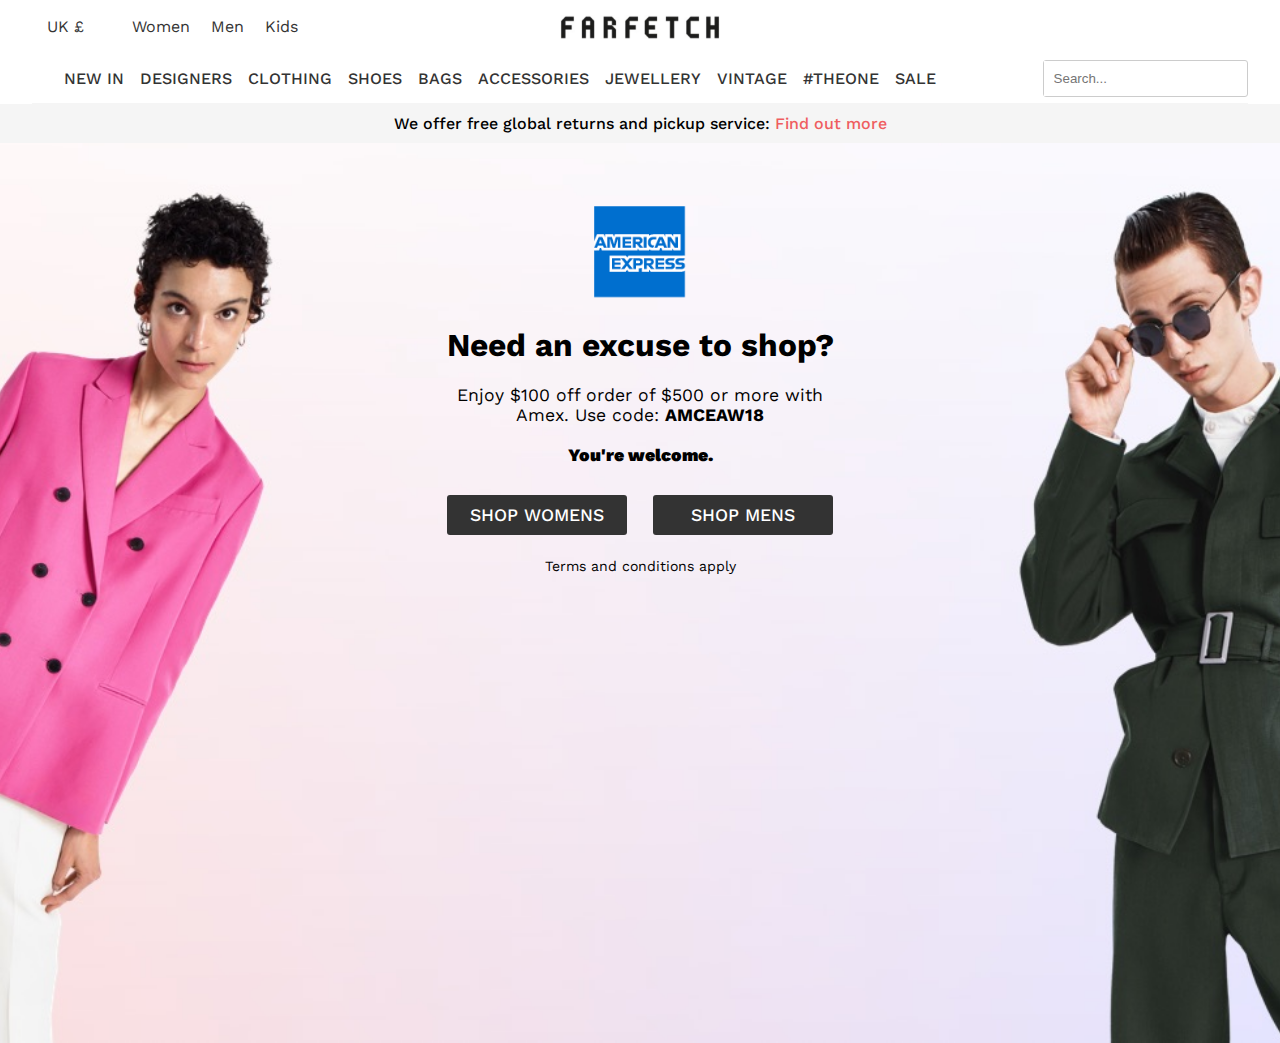
<file: Farfetch task R.Somerville/index.html>
<!DOCTYPE html>
<html lang="">

<head>
    <meta charset="utf-8">
    <meta name="viewport" content="width=device-width, initial-scale=1.0">
    <title></title>
    <link rel="stylesheet" href="https://use.fontawesome.com/releases/v5.3.1/css/all.css" integrity="sha384-mzrmE5qonljUremFsqc01SB46JvROS7bZs3IO2EmfFsd15uHvIt+Y8vEf7N7fWAU" crossorigin="anonymous">
    <link rel="stylesheet" href="style.css">
</head>

<body>
    <header>
       <!--- Top header section - logo/options etc --->
        <div class="header-top">
          
           <!--- DESK - Region/Currency & gender options --->
            <div class="options big-screen-only">
                <div class="region">
                    <span>UK £</span>
                    <i class="fas fa-caret-down"></i>
                </div>
                <span class="shop-group">
                    <a href="#">Women</a>
                    <a href="#">Men</a>
                    <a href="#">Kids</a>
                </span>
            </div>
            <!--- /DESK - Region/Currency & gender options --->
            
            <!--- MOB - menu & search buttons --->
            <div class="menu-btns">
                <div><i class="fas fa-bars" id="menu-btn"></i>
                    <i class="fas fa-search" id="search-btn"></i>
                </div>
            </div>
            <!--- /MOB - menu & search buttons --->
            
            <!--- Logo --->
            <div class="logo"><a href="#"><img src="images/logo.png" alt=""></a>
            </div>
            <!--- /Logo --->
            
            <!--- Account settings --->
            <span class="account-settings">
                <a href="#"><i class="fas fa-user big-screen-only"></i></a>
                <a href="#"><i class="fas fa-star"></i></a>
                <a href="#"><i class="fas fa-shopping-bag"></i></a>
                <a href="#"><i class="fas fa-bell big-screen-only"></i></a>
            </span>
            <!--- /Account settings --->
        </div>
        <!--- /Top header section - logo/options etc --->
        
        <!--- nav/search section --->
        <nav id="nav-menu">
            <ul id="menu-items">
                <li><a href="#">New&nbsp;In</a></li>
                <li><a href="#">Designers</a></li>
                <li><a href="#">Clothing</a></li>
                <li><a href="#">Shoes</a></li>
                <li><a href="#">Bags</a></li>
                <li><a href="#">Accessories</a></li>
                <li><a href="#">Jewellery</a></li>
                <li><a href="#">Vintage</a></li>
                <li><a href="#">#TheOne</a></li>
                <li><a href="#">Sale</a></li>
            </ul>
            <div class="search big-screen-only">
                <input type="text" placeholder="Search...">
                <i class="fas fa-search"></i>
            </div>
        </nav>
        <!--- /nav/search section --->
        
        <!---- mobile only search bar ----->
        <div id="mob-search">
            <input type="text" placeholder="Search...">
        </div>
        <!---- /mobile only search ----->
    </header>
    
    <!--- grey strip --->
    <div class="strip">
        <!---Mobile--->
        <span class="small-screen-only"><a href="">SALE</a><i class="fas fa-plus"></i></span>
        <!---Tablet--->
        <span class="tablet-screen-only"><a href="#">SIGN UP TO OUR NEWSLETTER</a><i class="fas fa-plus"></i></span>
        <!---Desktop--->
        <span class="big-screen-only">We offer free global returns and pickup service: <a href="#">Find out more</a></span>
    </div>
    <!--- /grey strip --->
    
    <!--- content --->
    <main>
        <div class="offer-content">
            <img src="images/AXP_BlueBoxLogo_REGULARscale_RGB_DIGITAL_170x170.png" alt="">
            <h1>Need an excuse to&nbsp;shop?</h1>
            <p>Enjoy $100 off order of $500 or more with Amex. Use&nbsp;code:&nbsp;<span style="font-weight: 700">AMCEAW18</span>
                <br><br><span style="font-weight: 900;">You're welcome.</span></p>
            <div class="CTA">
                <a href="#" class="btn">SHOP WOMENS</a>
                <a href="#" class="btn">SHOP MENS</a>
            </div>
            <span style="font-size: .8em;">Terms and conditions apply</span>
        </div>
    </main>
    <!--- /content --->

    <script>
        var menuBtn = document.getElementById('menu-btn'),
            searchBtn = document.getElementById('search-btn');

        menuBtn.addEventListener('click', toggleMenu)
        searchBtn.addEventListener('click', toggleSearch)

        function toggleMenu() {
            var menu = document.getElementById('nav-menu'),
                menuItems = document.getElementById('menu-items'),
                open = 'scale(1, 1)';

            if (menu.style.transform == open) {
                menu.style.transform = 'scale(1, 0)';
                menuItems.style.transition = 'opacity 250ms ease';
                menuItems.style.opacity = '0';
            } else {
                menu.style.transform = open;
                menuItems.style.transition = 'opacity 250ms ease 300ms';
                menuItems.style.opacity = '1';
            }
        }

        function toggleSearch() {
            var searchBar = document.getElementById('mob-search'),
                searchOn = 'block';

            if (searchBar.style.display == searchOn) {
                searchBar.style.display = 'none';
            } else {
                searchBar.style.display = searchOn;
            }

        }
    </script>
</body>

</html>
</file>
<file: Farfetch task R.Somerville/style.css>
@import url('https://fonts.googleapis.com/css?family=Work+Sans:300,600');

:root {
    --background: #ffffff;
    ;
}

*,
*::before,
*::after {
    box-sizing: border-box;
}

body {
    margin: 0;
    background: #fff;
    font-family: 'Work Sans', sans-serif;
    font-weight: 400;
}

.big-screen-only {
    display: none;
}

.tablet-screen-only {
    display: none;
}

.small-screen-only {
    display: flex;
    justify-content: space-between;
}

/*Nav Style*/

.fa-bars,
.fa-search,
.fa-plus {
    cursor: pointer;
}

header {
    background: var(--background);
    z-index: 999;
    width: 100%;
}

.header-top {
    padding: 15px;
    display: flex;
    align-items: center;
}

.logo {
    text-align: center;
    flex-grow: 2;
    line-height: 0;
}

.logo img {
    width: 160px;
}

.logo,
.options,
.account-settings,
.menu-btns {
    flex-basis: 33%;
}

.menu-btns i {
    margin-right: 1em;
}

.account-settings {
    text-align: right;
}

.account-settings i {
    margin-left: 1em;
}

.account-settings a {
    color: #333;
    text-decoration: none;
}

nav {
    position: absolute;
    text-align: left;
    background: var(--background);
    width: 100%;
    height: 100vh;
    transform: scale(1, 0);
    transform-origin: top;
    transition: transform 400ms ease-in-out;
    border-bottom: 1px solid #f5f5f5;
}

nav ul {
    margin: 0;
    padding: 0;
    list-style: none;
}

nav li {
    margin: 20px 0;
}

nav a {
    margin-left: 1em;
    color: #333;
    font-size: 1.3em;
    font-weight: 500;
    text-decoration: none;
    text-transform: uppercase;
}

/*search box*/
nav input[type=text] {
    padding: 10px;
    border: 0;
}

.search {
    font-size: .8em;
    border: 1px solid #ccc;
    border-radius: 3px;
    padding-right: .5em;
}

#mob-search {
    display: none;
}

#mob-search input[type=text] {
    font-size: 1.2em;
    padding: 5px;
    width: 100%;
}

/* initially invisible menu items for the menu animation transition */
#menu-items {
    opacity: 0;
}


.strip {
    background: #f5f5f5;
    width: 100%;
    text-align: center;
    padding: 10px 1em;
    font-weight: 500;
}

.strip a {
    color: #ef5d60;
    text-decoration: none;

}


main {
    background: url(images/Img-xs.jpg) no-repeat;
    background-size: cover;
    background-position: center;
    height: 100vh;
    padding: 40px;
}

.offer-content {
    text-align: center;
    max-width: 420px;
    margin: 0 auto;
}

.offer-content img {
    width: 140px;
    line-height: 0;
}

.offer-content h1 {
    margin-top: 0;
    font-size: 1.8em;
}

.offer-content p {
    margin-bottom: 30px;
}

.btn {
    display: block;
    color: #fff;
    text-decoration: none;
    font-weight: 500;
    background: #333;
    padding: 10px;
    margin: 0 auto 20px;
    border-radius: 3px;
    width: 180px;
    transition: all 400ms ease-in-out;
}

.btn:hover {
    background: #fff;
    color: #333;
}

/* ----------------TABLET SCREEN-------------------*/

@media screen and (min-width: 750px) {

    main {
        background: url(images/Img-md.jpg) no-repeat;
        background-size: cover;
        background-position: center;
        height: 100vh;
    }

    .small-screen-only {
    display: none;
}

.tablet-screen-only {
    display: flex;
    justify-content: space-between;
}
    
    .tablet-screen-only a {
    color: #bfaa8c;
        text-decoration: none;
}

    
}

/* ----------------DESKTOP SCREEN-------------------*/

@media screen and (min-width: 1080px) {

    .big-screen-only {
        display: inline;
    }

    .tablet-screen-only {
        display: none;
    }

    .small-screen-only {
        display: none;
    }

    main {
        background: url(images/Img-lg.jpg) no-repeat;
        background-size: cover;
        background-position: center;
        height: 100vh;
    }

    nav {
        position: relative;
        transform: scale(1, 1) !important;
        display: flex;
        justify-content: space-between;
        align-items: center;
        padding: 10px 0;
        height: 50px;
    }

    #menu-items {
        opacity: 1 !important;
    }
    
    .menu-btns {
        display: none;
    }

    nav ul {
        display: flex;
        margin-left: 1em;
    }

    nav a {
        font-size: 1em;
    }

    header {
        padding: 0 2em;
    }

    .header-top {
        display: flex;
        justify-content: space-between;
        align-items: center;
        padding-top: 15px;
    }

    .logo {
        text-align: center;
        flex-grow: 2;
        line-height: 0;
    }

    .logo,
    .options,
    .account-settings {
        flex-basis: 33%;
    }

    .options {
        display: flex;
        flex-wrap: nowrap;
        color: #333;
    }

    .region {
        margin-right: 2em;
    }

    .shop-group a {
        margin-left: 1em;
        color: #333;
        text-decoration: none;
    }

    .btn {
        display: inline-block;
        margin: 0 10px 20px;
    }

    .offer-content {
        font-size: 1.1em;
    }

}

/* ----------------LAPTOP SCREEN-------------------*/

@media screen and (min-width: 1440PX) {

    main {
        background: url(images/Img-xl.jpg) no-repeat;
        background-size: cover;
        background-position: center;
        height: 100vh;
    }

}
</file>
